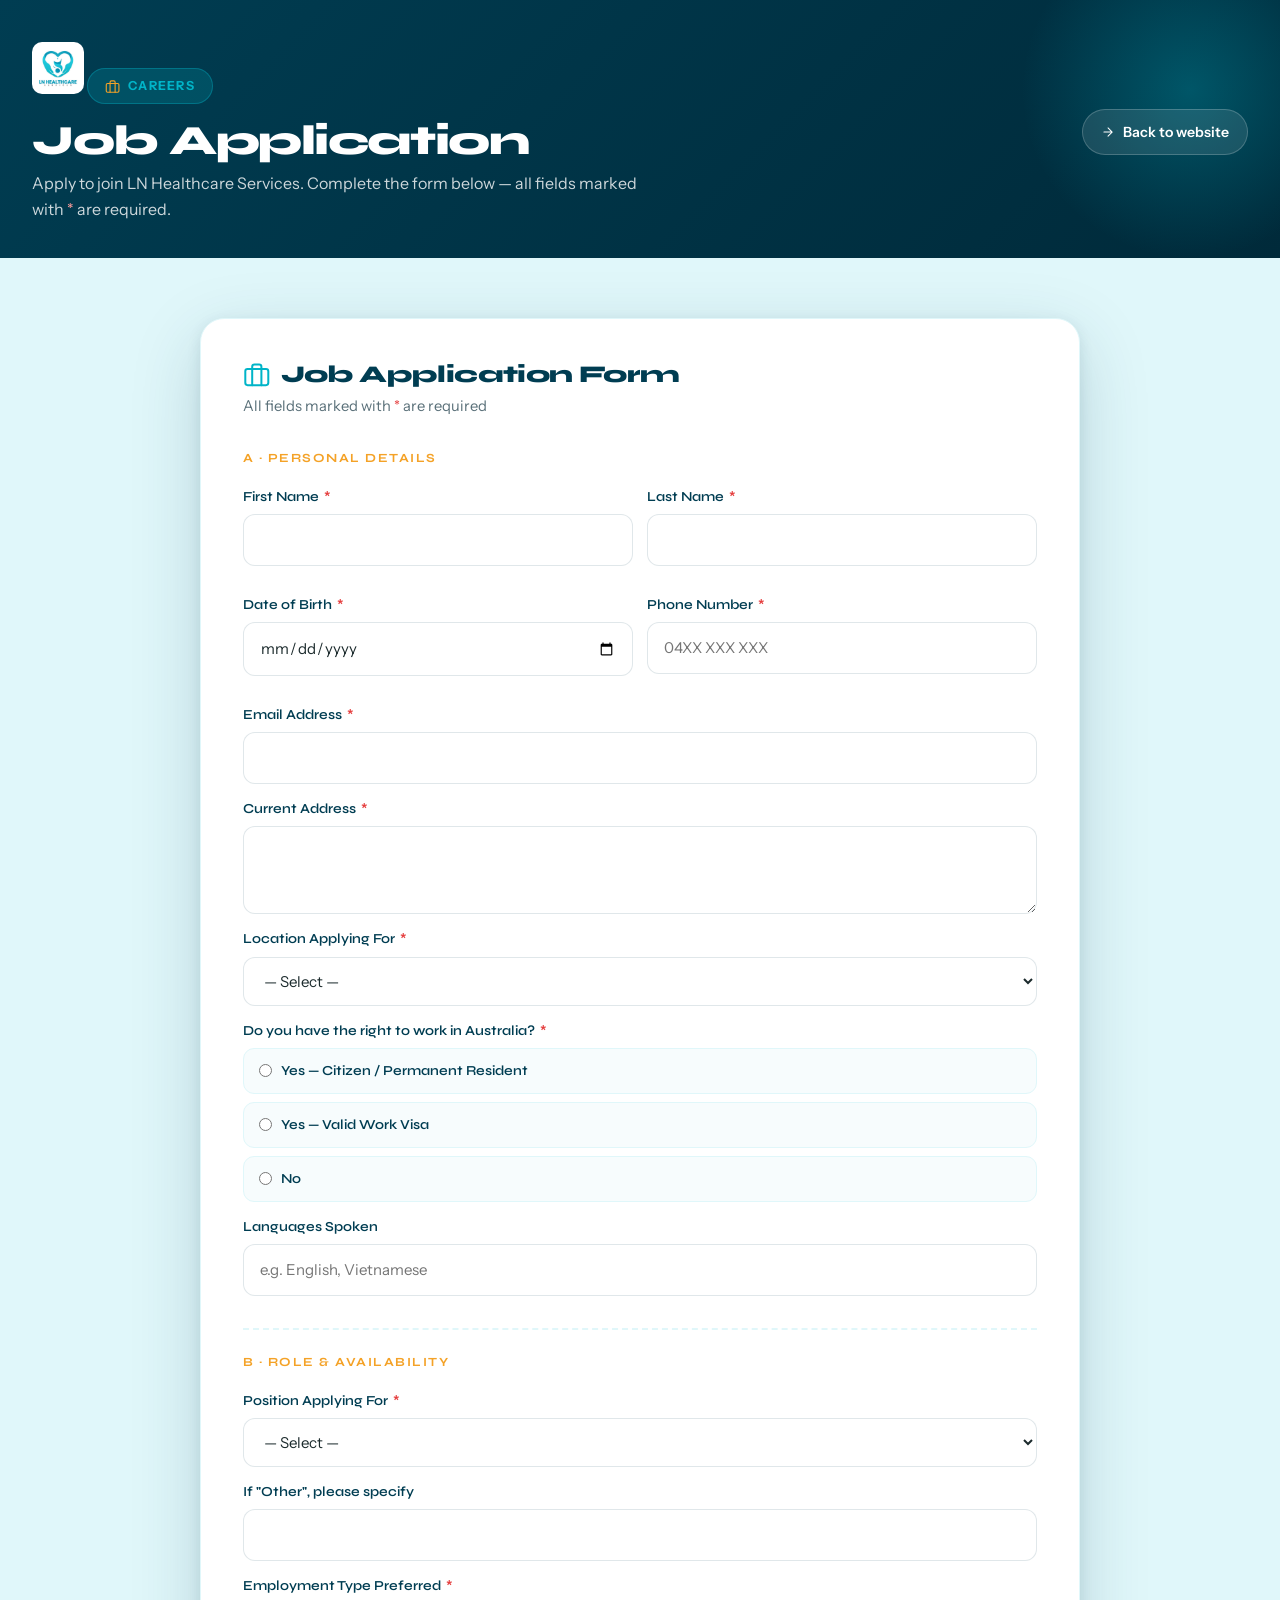
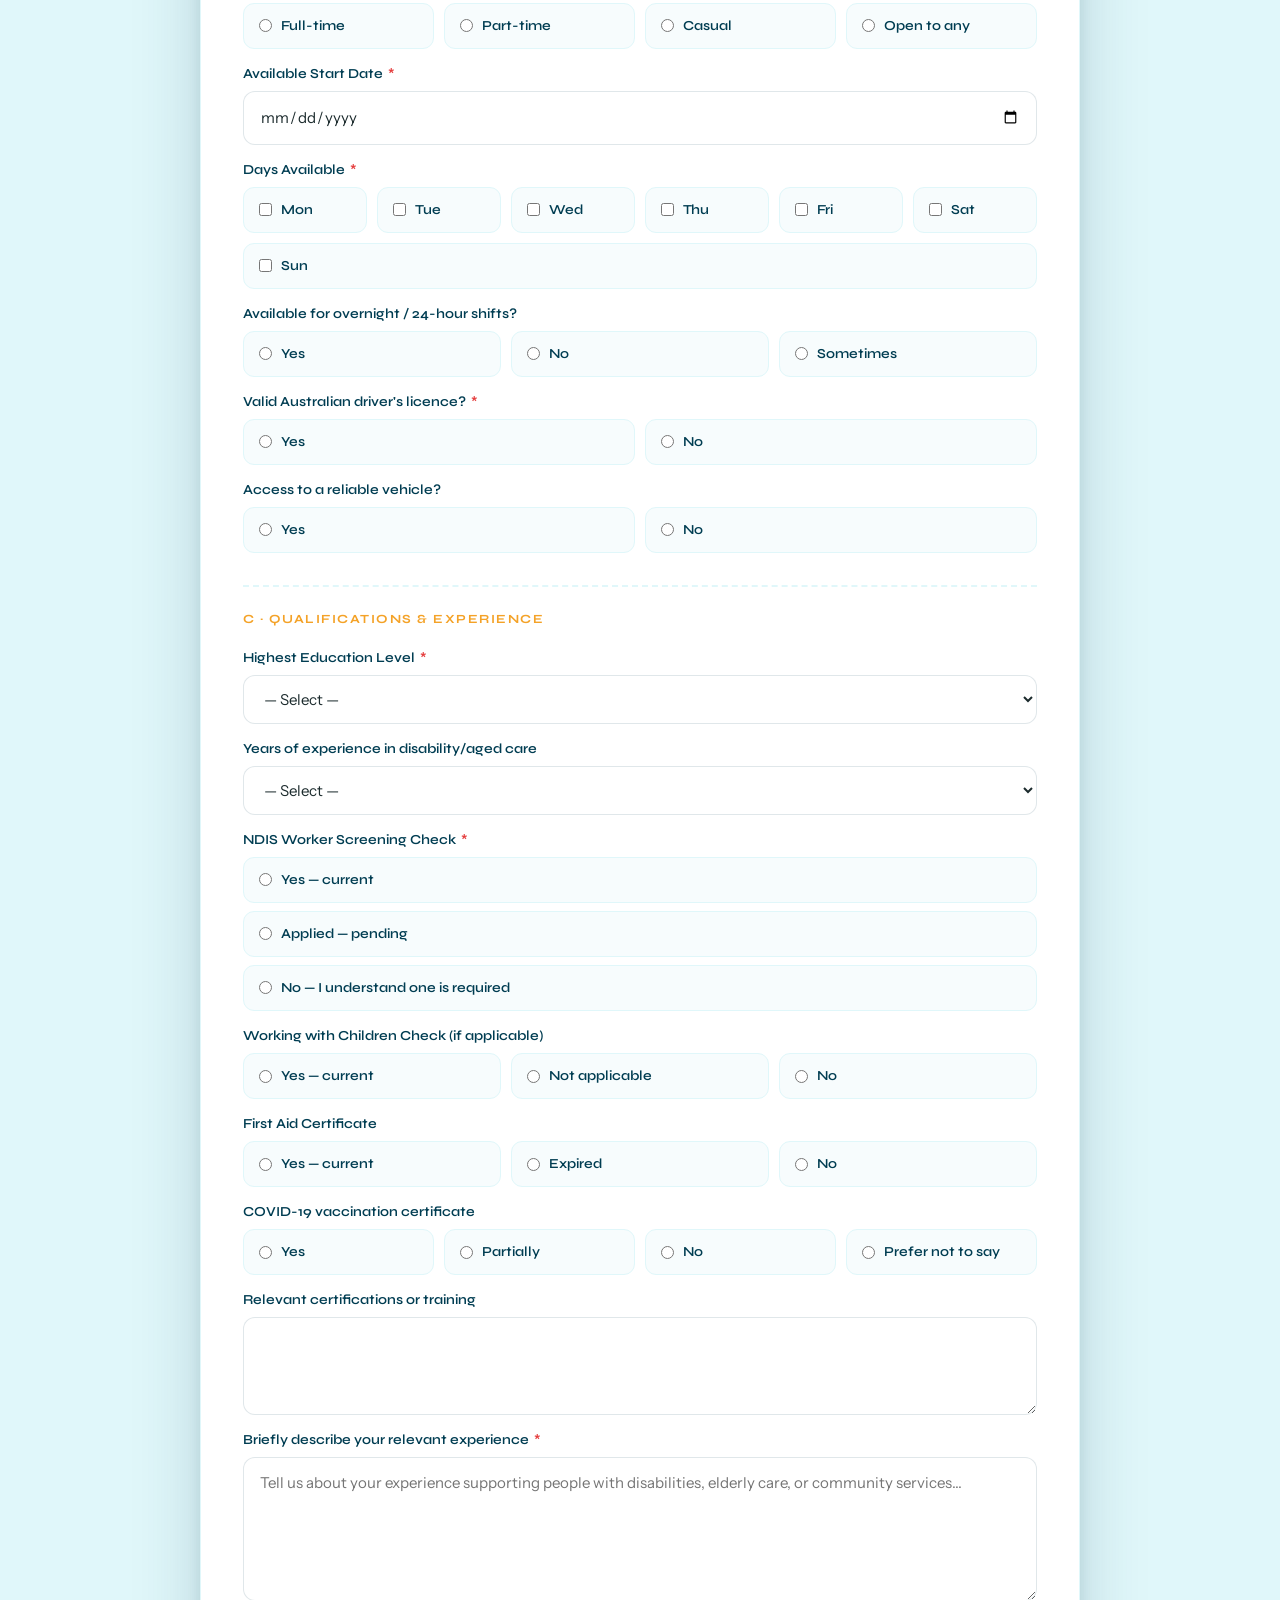
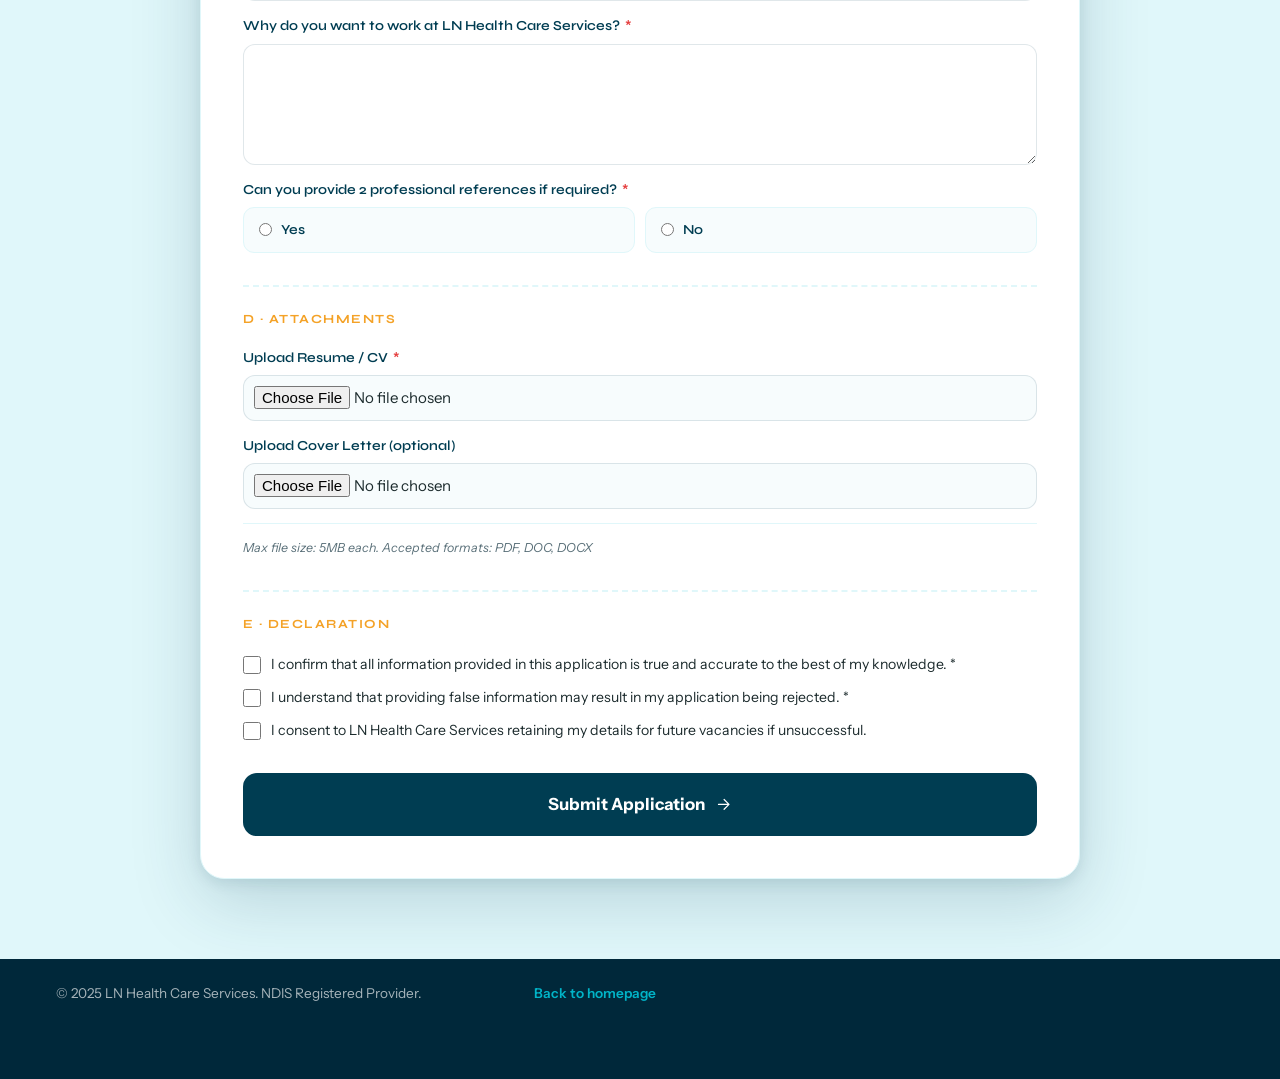
<file: apply.html>
<!DOCTYPE html>
<html lang="en">
<head>
<meta charset="UTF-8" />
<meta name="viewport" content="width=device-width, initial-scale=1.0" />
<meta name="theme-color" content="#003D52" />
<title>Apply to LN Health Care Services | Job Application</title>
<meta name="description" content="Apply to join the LN Health Care Services team — NDIS support workers, coordinators and more across Darwin NT and Perth WA." />
<link rel="preconnect" href="https://fonts.googleapis.com" />
<link rel="preconnect" href="https://fonts.gstatic.com" crossorigin />
<link href="https://fonts.googleapis.com/css2?family=Syne:wght@700;800&family=Instrument+Sans:wght@400;500;600&display=swap" rel="stylesheet" />
<link rel="stylesheet" href="style.css" />
</head>
<body>

<svg class="sprite" aria-hidden="true" focusable="false" xmlns="http://www.w3.org/2000/svg">
  <defs>
    <symbol id="ic-arrow-right" viewBox="0 0 24 24" fill="none" stroke="currentColor" stroke-width="1.75" stroke-linecap="round" stroke-linejoin="round"><path d="M5 12h14M13 5l7 7-7 7"/></symbol>
    <symbol id="ic-arrow-left" viewBox="0 0 24 24" fill="none" stroke="currentColor" stroke-width="1.75" stroke-linecap="round" stroke-linejoin="round"><path d="M19 12H5M12 19l-7-7 7-7"/></symbol>
    <symbol id="ic-briefcase" viewBox="0 0 24 24" fill="none" stroke="currentColor" stroke-width="1.75" stroke-linecap="round" stroke-linejoin="round"><rect x="2" y="7" width="20" height="14" rx="2"/><path d="M16 21V5a2 2 0 0 0-2-2h-4a2 2 0 0 0-2 2v16"/></symbol>
    <symbol id="ic-check" viewBox="0 0 24 24" fill="none" stroke="currentColor" stroke-width="1.75" stroke-linecap="round" stroke-linejoin="round"><path d="M20 6 9 17l-5-5"/></symbol>
    <symbol id="ic-x" viewBox="0 0 24 24" fill="none" stroke="currentColor" stroke-width="1.75" stroke-linecap="round" stroke-linejoin="round"><path d="M18 6 6 18M6 6l12 12"/></symbol>
  </defs>
</svg>

<header class="page-header">
  <div class="container">
    <div>
      <a href="index.html" class="logo" aria-label="LN Healthcare Services home" style="margin-bottom:14px"><img src="logo.jpeg" alt="LN Healthcare Services" /></a>
      <span class="chip"><svg class="ic"><use href="#ic-briefcase"/></svg> Careers</span>
      <h1>Job Application</h1>
      <p>Apply to join LN Healthcare Services. Complete the form below — all fields marked with <span style="color:#ff9d9d">*</span> are required.</p>
    </div>
    <a href="index.html" class="page-back"><svg class="ic"><use href="#ic-arrow-left"/></svg> Back to website</a>
  </div>
</header>

<main class="page-main">
  <div class="container">
    <div class="form-card">
      <h3><svg class="ic" style="color:var(--p);font-size:1.15em"><use href="#ic-briefcase"/></svg> Job Application Form</h3>
      <p class="form-sub">All fields marked with <span style="color:#e53e3e">*</span> are required</p>

      <form id="applicationForm"
            action="mailto:admin@lnhealthcareservices.com.au"
            method="POST"
            enctype="multipart/form-data"
            onsubmit="return submitApplication(event)"
            novalidate>
        <input type="hidden" name="_subject" value="New Job Application — LN Health Care Services" />
        <input type="hidden" name="_replyto" id="aRefEmail" value="" />

        <!-- Section A: Personal -->
        <div class="form-sect">
          <span class="form-sect-lbl">A · Personal Details</span>
          <div class="form-row">
            <div class="form-grp"><label>First Name <span class="req">*</span></label><input type="text" name="applicant_first_name" data-req="1" /></div>
            <div class="form-grp"><label>Last Name <span class="req">*</span></label><input type="text" name="applicant_last_name" data-req="1" /></div>
          </div>
          <div class="form-row">
            <div class="form-grp"><label>Date of Birth <span class="req">*</span></label><input type="date" name="applicant_dob" data-req="1" /></div>
            <div class="form-grp"><label>Phone Number <span class="req">*</span></label><input type="tel" name="applicant_phone" data-req="1" data-type="phone" placeholder="04XX XXX XXX" /></div>
          </div>
          <div class="form-grp"><label>Email Address <span class="req">*</span></label><input type="email" name="applicant_email" id="applicantEmailInput" data-req="1" data-type="email" /></div>
          <div class="form-grp"><label>Current Address <span class="req">*</span></label><textarea name="applicant_address" rows="2" data-req="1"></textarea></div>
          <div class="form-grp"><label>Location Applying For <span class="req">*</span></label>
            <select name="location_applying" data-req="1">
              <option value="">— Select —</option>
              <option>Darwin, NT</option>
              <option>Perth, WA</option>
              <option>Both</option>
            </select>
          </div>
          <div class="form-grp">
            <label>Do you have the right to work in Australia? <span class="req">*</span></label>
            <div class="radio-grp col" data-req-radio="right_to_work">
              <label class="opt-label"><input type="radio" name="right_to_work" value="Citizen / PR" /><span>Yes — Citizen / Permanent Resident</span></label>
              <label class="opt-label"><input type="radio" name="right_to_work" value="Work Visa" /><span>Yes — Valid Work Visa</span></label>
              <label class="opt-label"><input type="radio" name="right_to_work" value="No" /><span>No</span></label>
            </div>
          </div>
          <div class="form-grp"><label>Languages Spoken</label><input type="text" name="languages" placeholder="e.g. English, Vietnamese" /></div>
        </div>

        <!-- Section B: Role & Availability -->
        <div class="form-sect">
          <span class="form-sect-lbl">B · Role &amp; Availability</span>
          <div class="form-grp"><label>Position Applying For <span class="req">*</span></label>
            <select name="position" data-req="1">
              <option value="">— Select —</option>
              <option>Support Worker</option>
              <option>Support Coordinator</option>
              <option>Transport Support Worker</option>
              <option>SIL Support Worker</option>
              <option>Other — specify below</option>
            </select>
          </div>
          <div class="form-grp"><label>If "Other", please specify</label><input type="text" name="position_other" /></div>
          <div class="form-grp">
            <label>Employment Type Preferred <span class="req">*</span></label>
            <div class="radio-grp" data-req-radio="employment_type">
              <label class="opt-label"><input type="radio" name="employment_type" value="Full-time" /><span>Full-time</span></label>
              <label class="opt-label"><input type="radio" name="employment_type" value="Part-time" /><span>Part-time</span></label>
              <label class="opt-label"><input type="radio" name="employment_type" value="Casual" /><span>Casual</span></label>
              <label class="opt-label"><input type="radio" name="employment_type" value="Open to any" /><span>Open to any</span></label>
            </div>
          </div>
          <div class="form-grp"><label>Available Start Date <span class="req">*</span></label><input type="date" name="start_date" data-req="1" /></div>
          <div class="form-grp">
            <label>Days Available <span class="req">*</span></label>
            <div class="check-grp" data-req-check="days_available">
              <label class="opt-label"><input type="checkbox" name="days_available" value="Monday" /><span>Mon</span></label>
              <label class="opt-label"><input type="checkbox" name="days_available" value="Tuesday" /><span>Tue</span></label>
              <label class="opt-label"><input type="checkbox" name="days_available" value="Wednesday" /><span>Wed</span></label>
              <label class="opt-label"><input type="checkbox" name="days_available" value="Thursday" /><span>Thu</span></label>
              <label class="opt-label"><input type="checkbox" name="days_available" value="Friday" /><span>Fri</span></label>
              <label class="opt-label"><input type="checkbox" name="days_available" value="Saturday" /><span>Sat</span></label>
              <label class="opt-label"><input type="checkbox" name="days_available" value="Sunday" /><span>Sun</span></label>
            </div>
          </div>
          <div class="form-grp">
            <label>Available for overnight / 24-hour shifts?</label>
            <div class="radio-grp">
              <label class="opt-label"><input type="radio" name="overnight" value="Yes" /><span>Yes</span></label>
              <label class="opt-label"><input type="radio" name="overnight" value="No" /><span>No</span></label>
              <label class="opt-label"><input type="radio" name="overnight" value="Sometimes" /><span>Sometimes</span></label>
            </div>
          </div>
          <div class="form-grp">
            <label>Valid Australian driver's licence? <span class="req">*</span></label>
            <div class="radio-grp" data-req-radio="drivers_licence">
              <label class="opt-label"><input type="radio" name="drivers_licence" value="Yes" /><span>Yes</span></label>
              <label class="opt-label"><input type="radio" name="drivers_licence" value="No" /><span>No</span></label>
            </div>
          </div>
          <div class="form-grp">
            <label>Access to a reliable vehicle?</label>
            <div class="radio-grp">
              <label class="opt-label"><input type="radio" name="own_vehicle" value="Yes" /><span>Yes</span></label>
              <label class="opt-label"><input type="radio" name="own_vehicle" value="No" /><span>No</span></label>
            </div>
          </div>
        </div>

        <!-- Section C: Qualifications -->
        <div class="form-sect">
          <span class="form-sect-lbl">C · Qualifications &amp; Experience</span>
          <div class="form-grp"><label>Highest Education Level <span class="req">*</span></label>
            <select name="education" data-req="1">
              <option value="">— Select —</option>
              <option>High School</option>
              <option>Certificate III in Individual Support</option>
              <option>Certificate IV in Disability</option>
              <option>Diploma</option>
              <option>Bachelor's Degree</option>
              <option>Other</option>
            </select>
          </div>
          <div class="form-grp"><label>Years of experience in disability/aged care</label>
            <select name="experience_years">
              <option value="">— Select —</option>
              <option>No experience — willing to learn</option>
              <option>Less than 1 year</option>
              <option>1–2 years</option>
              <option>3–5 years</option>
              <option>5+ years</option>
            </select>
          </div>
          <div class="form-grp">
            <label>NDIS Worker Screening Check <span class="req">*</span></label>
            <div class="radio-grp col" data-req-radio="ndis_check">
              <label class="opt-label"><input type="radio" name="ndis_check" value="Yes — current" /><span>Yes — current</span></label>
              <label class="opt-label"><input type="radio" name="ndis_check" value="Applied — pending" /><span>Applied — pending</span></label>
              <label class="opt-label"><input type="radio" name="ndis_check" value="No — understand required" /><span>No — I understand one is required</span></label>
            </div>
          </div>
          <div class="form-grp">
            <label>Working with Children Check (if applicable)</label>
            <div class="radio-grp">
              <label class="opt-label"><input type="radio" name="wwc_check" value="Yes — current" /><span>Yes — current</span></label>
              <label class="opt-label"><input type="radio" name="wwc_check" value="Not applicable" /><span>Not applicable</span></label>
              <label class="opt-label"><input type="radio" name="wwc_check" value="No" /><span>No</span></label>
            </div>
          </div>
          <div class="form-grp">
            <label>First Aid Certificate</label>
            <div class="radio-grp">
              <label class="opt-label"><input type="radio" name="first_aid" value="Yes — current" /><span>Yes — current</span></label>
              <label class="opt-label"><input type="radio" name="first_aid" value="Expired" /><span>Expired</span></label>
              <label class="opt-label"><input type="radio" name="first_aid" value="No" /><span>No</span></label>
            </div>
          </div>
          <div class="form-grp">
            <label>COVID-19 vaccination certificate</label>
            <div class="radio-grp">
              <label class="opt-label"><input type="radio" name="covid_vac" value="Yes" /><span>Yes</span></label>
              <label class="opt-label"><input type="radio" name="covid_vac" value="Partial" /><span>Partially</span></label>
              <label class="opt-label"><input type="radio" name="covid_vac" value="No" /><span>No</span></label>
              <label class="opt-label"><input type="radio" name="covid_vac" value="Prefer not to say" /><span>Prefer not to say</span></label>
            </div>
          </div>
          <div class="form-grp"><label>Relevant certifications or training</label><textarea name="certifications" rows="3"></textarea></div>
          <div class="form-grp"><label>Briefly describe your relevant experience <span class="req">*</span></label><textarea name="experience_desc" rows="5" data-req="1" placeholder="Tell us about your experience supporting people with disabilities, elderly care, or community services..."></textarea></div>
          <div class="form-grp"><label>Why do you want to work at LN Health Care Services? <span class="req">*</span></label><textarea name="motivation" rows="4" data-req="1"></textarea></div>
          <div class="form-grp">
            <label>Can you provide 2 professional references if required? <span class="req">*</span></label>
            <div class="radio-grp" data-req-radio="references_avail">
              <label class="opt-label"><input type="radio" name="references_avail" value="Yes" /><span>Yes</span></label>
              <label class="opt-label"><input type="radio" name="references_avail" value="No" /><span>No</span></label>
            </div>
          </div>
        </div>

        <!-- Section D: Attachments -->
        <div class="form-sect">
          <span class="form-sect-lbl">D · Attachments</span>
          <div class="form-grp"><label>Upload Resume / CV <span class="req">*</span></label><input type="file" name="resume" data-req="1" data-file="1" accept=".pdf,.doc,.docx" /></div>
          <div class="form-grp"><label>Upload Cover Letter (optional)</label><input type="file" name="cover_letter" data-file="1" accept=".pdf,.doc,.docx" /></div>
          <p class="privacy-stmt">Max file size: 5MB each. Accepted formats: PDF, DOC, DOCX</p>
        </div>

        <!-- Section E: Declaration -->
        <div class="form-sect">
          <span class="form-sect-lbl">E · Declaration</span>
          <div class="consent-grp">
            <label class="consent"><input type="checkbox" name="decl_truthful" data-req="1" /><span>I confirm that all information provided in this application is true and accurate to the best of my knowledge. <span class="req">*</span></span></label>
            <label class="consent"><input type="checkbox" name="decl_rejection" data-req="1" /><span>I understand that providing false information may result in my application being rejected. <span class="req">*</span></span></label>
            <label class="consent"><input type="checkbox" name="decl_retain" /><span>I consent to LN Health Care Services retaining my details for future vacancies if unsuccessful.</span></label>
          </div>
        </div>

        <button type="submit" class="form-submit">Submit Application <svg class="ic"><use href="#ic-arrow-right"/></svg></button>
      </form>

      <div class="success-msg" id="applicationSuccess" role="status" aria-live="polite">
        <div class="success-ic"><svg class="ic"><use href="#ic-check"/></svg></div>
        <h4>Application Submitted!</h4>
        <p>Thank you for applying to LN Health Care Services. We will review your application and reach out within 5–7 business days. You can close this tab.</p>
        <span class="ref" id="appRef">Application Reference: LN-APP-000000</span>
      </div>
    </div>
  </div>
</main>

<footer class="page-foot">
  <div class="container">© 2025 LN Health Care Services. NDIS Registered Provider. <a href="index.html">Back to homepage</a></div>
</footer>

<script src="script.js" defer></script>
</body>
</html>
</file>
<file: style.css>
/* =========================================================
   DESIGN TOKENS
   Brand palette:
     Primary teal #00B4C8 · Deep Navy Teal #003D52 (dark sections)
     Backgrounds Warm White #F7FCFD + Soft Mint #E0F7FA
     CTA Coral #FF6B6B · Gold #F4A227 (badges/NDIS) · Charcoal #1C2B2D
========================================================= */
:root{
  --g:#003D52;        /* Deep Navy Teal — dark sections, primary buttons */
  --g2:#005f7d;       /* Mid navy — hover */
  --g3:#00B4C8;       /* Logo teal — accent */
  --p:#00B4C8;        /* Primary brand teal */
  --p2:#33c4d4;       /* Lighter teal — hover */
  --a:#F4A227;        /* Gold — badges / NDIS */
  --a2:#ffc266;
  --a3:#fff0cc;
  --cta:#FF6B6B;      /* Coral CTA */
  --cta2:#ff8e8e;     /* Hover coral */
  --c:#F7FCFD;        /* Warm White background */
  --cd:#E0F7FA;       /* Soft Mint background */
  --cb:#C5EFF4;       /* Deeper mint */
  --dk:#1C2B2D;       /* Charcoal text */
  --mt:#5a7079;       /* Muted text */
  --wh:#ffffff;
  --r:16px;
  --sh-xs:0 1px 2px rgba(0,61,82,.04), 0 2px 8px rgba(0,61,82,.05);
  --sh:0 2px 6px rgba(0,61,82,.06), 0 12px 40px rgba(0,61,82,.10);
  --sh2:0 4px 14px rgba(0,61,82,.10), 0 22px 70px rgba(0,61,82,.18);
  --sh3:0 30px 90px rgba(0,61,82,.24);
  --ring:0 0 0 1px rgba(0,61,82,.07);
  --ease:cubic-bezier(.16,1,.3,1);
  --fs:clamp(2.8rem, 5.5vw, 5.2rem);
}

/* =========================================================
   ICON SYSTEM
========================================================= */
.ic{
  width:1em;height:1em;flex-shrink:0;vertical-align:-.14em;
  fill:none;stroke:currentColor;stroke-width:1.75;
  stroke-linecap:round;stroke-linejoin:round;
  display:inline-block;
}
.ic-lg{width:1.4em;height:1.4em}
.ic-xl{font-size:1.6rem}
svg.sprite{position:absolute;width:0;height:0;overflow:hidden}

/* =========================================================
   RESET
========================================================= */
*,*::before,*::after{box-sizing:border-box;margin:0;padding:0}
html{scroll-behavior:smooth;scroll-padding-top:120px}
body{
  font-family:'Instrument Sans',system-ui,-apple-system,sans-serif;
  font-size:16px;
  line-height:1.6;
  color:var(--dk);
  background:var(--c);
  overflow-x:hidden;
  -webkit-font-smoothing:antialiased;
}
img{max-width:100%;display:block;height:auto}
a{color:inherit;text-decoration:none}
button{font:inherit;cursor:pointer;border:none;background:none;color:inherit}
input,select,textarea{font:inherit;color:inherit}
ul{list-style:none}

/* Accessibility helpers */
body.hc{filter:contrast(1.6) grayscale(.3)}
body.fs-lg{font-size:19px}
.skip-link{
  position:absolute;left:-999px;top:0;background:var(--g);color:#fff;
  padding:12px 20px;z-index:9999;border-radius:0 0 8px 0;font-weight:600;
}
.skip-link:focus{left:0}

/* Focus indicators */
:focus-visible{outline:2.5px solid var(--a);outline-offset:3px;border-radius:6px}
.btn:focus-visible{outline-offset:4px}

/* =========================================================
   TYPOGRAPHY
========================================================= */
h1,h2,h3,h4{font-family:'Syne',sans-serif;font-weight:800;color:var(--g);line-height:1.12;letter-spacing:-.025em}
h1{font-size:var(--fs);letter-spacing:-.035em}
h2{font-size:clamp(2rem,3.8vw,3.2rem);letter-spacing:-.03em}
h3{font-size:clamp(1.4rem,2.2vw,1.85rem)}
h4{font-size:1.15rem;font-weight:700}
p{color:var(--mt);font-size:1rem}
.gold{color:var(--a);position:relative}
.gold-u{color:var(--a);position:relative;display:inline-block}
.gold-u::after{
  content:"";position:absolute;left:0;right:0;bottom:.06em;height:.18em;
  background:var(--a2);opacity:.55;z-index:-1;border-radius:6px;
}

/* =========================================================
   SHARED COMPONENTS
========================================================= */
.container{max-width:1280px;margin:0 auto;padding:0 32px}
section{padding:100px 0;position:relative}
.chip{
  display:inline-flex;align-items:center;gap:8px;
  padding:8px 18px;background:var(--a3);color:var(--g);
  border-radius:999px;font-size:.78rem;font-weight:700;
  text-transform:uppercase;letter-spacing:.1em;margin-bottom:22px;
  box-shadow:inset 0 0 0 1px rgba(244,162,39,.25);
}
.chip .ic{font-size:.95rem;color:var(--a)}
.chip.dark{background:rgba(244,162,39,.14);color:var(--a2);box-shadow:inset 0 0 0 1px rgba(244,162,39,.25)}
.btn{
  display:inline-flex;align-items:center;justify-content:center;gap:10px;
  padding:16px 30px;border-radius:999px;font-weight:600;
  font-size:.95rem;letter-spacing:.005em;
  transition:transform .4s var(--ease), background .3s var(--ease), box-shadow .4s var(--ease), color .25s ease;
  cursor:pointer;border:1.5px solid transparent;will-change:transform;
}
.btn .ic{font-size:1.05rem;transition:transform .35s var(--ease)}
.btn:hover .ic{transform:translateX(3px)}
.btn-p{background:var(--g);color:#fff;box-shadow:0 6px 18px rgba(0,61,82,.22)}
.btn-p:hover{background:var(--g2);transform:translateY(-3px);box-shadow:0 18px 42px rgba(0,61,82,.32)}
/* Coral CTA — high-urgency: Refer / Apply */
.btn-g{background:var(--cta);color:#fff;box-shadow:0 6px 18px rgba(255,107,107,.32)}
.btn-g:hover{background:var(--cta2);transform:translateY(-3px);box-shadow:0 18px 42px rgba(255,107,107,.42)}
.btn-cta{background:var(--cta);color:#fff;box-shadow:0 6px 18px rgba(255,107,107,.32)}
.btn-cta:hover{background:var(--cta2);transform:translateY(-3px);box-shadow:0 18px 42px rgba(255,107,107,.42)}
/* Brand teal button — secondary brand action */
.btn-t{background:var(--p);color:#fff;box-shadow:0 6px 18px rgba(0,180,200,.30)}
.btn-t:hover{background:var(--p2);transform:translateY(-3px);box-shadow:0 18px 42px rgba(0,180,200,.42)}
.btn-o{background:transparent;color:var(--g);border-color:var(--g)}
.btn-o:hover{background:var(--g);color:#fff;transform:translateY(-3px);box-shadow:0 18px 42px rgba(0,61,82,.22)}
.btn-w{background:#fff;color:var(--g);box-shadow:0 6px 18px rgba(0,0,0,.1)}
.btn-w:hover{background:var(--cd);transform:translateY(-3px)}

/* =========================================================
   ANIMATIONS
========================================================= */
@keyframes fadeUp{from{opacity:0;transform:translateY(32px)}to{opacity:1;transform:translateY(0)}}
@keyframes fadeIn{from{opacity:0}to{opacity:1}}
@keyframes float{0%,100%{transform:translateY(0)}50%{transform:translateY(-10px)}}
@keyframes pulse2{0%,100%{box-shadow:0 0 0 0 rgba(244,162,39,.5)}50%{box-shadow:0 0 0 14px rgba(244,162,39,0)}}
@keyframes countUp{from{opacity:0;transform:scale(.8)}to{opacity:1;transform:scale(1)}}
@keyframes spin{to{transform:rotate(360deg)}}

.reveal{opacity:0;transform:translateY(28px);transition:opacity .9s cubic-bezier(.16,1,.3,1),transform .9s cubic-bezier(.16,1,.3,1)}
.reveal.on{opacity:1;transform:none}

/* =========================================================
   ACCESSIBILITY TOOLBAR
========================================================= */
.a11y{
  position:fixed;right:0;top:50%;transform:translateY(-50%);
  z-index:998;display:flex;flex-direction:column;gap:6px;
}
.a11y button{
  width:44px;height:44px;border-radius:14px 0 0 14px;
  background:var(--g);color:var(--a);font-size:18px;
  display:flex;align-items:center;justify-content:center;
  transition:all .3s;box-shadow:0 4px 12px rgba(0,0,0,.2);
}
.a11y button:hover{background:var(--g2);transform:translateX(-4px);color:var(--a2)}

/* =========================================================
   TOP BAR
========================================================= */
.topbar{
  background:var(--g);color:rgba(255,255,255,.85);
  font-size:.8rem;padding:10px 0;
}
.topbar .container{display:flex;justify-content:space-between;align-items:center;flex-wrap:wrap;gap:12px}
.tb-l{display:flex;gap:22px;flex-wrap:wrap}
.tb-l a{display:inline-flex;align-items:center;gap:6px;transition:color .3s}
.tb-l a:hover{color:var(--a)}
.tb-r{display:flex;gap:14px;align-items:center}
.lang-sel{
  background:rgba(255,255,255,.1);color:#fff;border:1px solid rgba(255,255,255,.2);
  padding:5px 10px;border-radius:6px;font-size:.78rem;
}
.lang-sel option{color:#000}
.pill{
  background:var(--a);color:var(--g);padding:5px 14px;
  border-radius:999px;font-weight:700;font-size:.72rem;letter-spacing:.06em;
  display:inline-flex;align-items:center;gap:6px;
}

/* =========================================================
   NAVIGATION
========================================================= */
.nav{
  position:sticky;top:0;z-index:100;
  background:rgba(247,252,253,.95);backdrop-filter:blur(14px);-webkit-backdrop-filter:blur(14px);
  transition:box-shadow .35s,background .35s;
}
.nav.sc{box-shadow:0 8px 32px rgba(0,0,0,.08);background:rgba(247,252,253,.98)}
.nav .container{display:flex;justify-content:space-between;align-items:center;padding:18px 32px}
.logo{display:inline-flex;align-items:center;gap:10px;font-family:'Syne',sans-serif}
.logo img{
  height:52px;width:auto;display:block;
  border-radius:10px;background:#fff;
  transition:transform .35s var(--ease);
}
.logo:hover img{transform:scale(1.04)}
/* on dark surfaces (mobile nav, footer) keep the white bg as an intentional badge */
.mob-nav-top .logo img,
footer .logo img{box-shadow:0 4px 14px rgba(0,0,0,.25)}

.nav-l{display:flex;gap:6px;align-items:center}
.nav-l a, .nav-l .nav-li > button{
  padding:10px 16px;border-radius:10px;font-weight:500;font-size:.94rem;
  transition:all .3s;color:var(--dk);position:relative;
}
.nav-l a:hover, .nav-l .nav-li > button:hover{background:var(--cd);color:var(--g)}
.nav-li{position:relative}
.nav-li > button{display:inline-flex;align-items:center;gap:5px}
.dd{
  position:absolute;top:calc(100% + 8px);left:0;
  background:#fff;border-radius:14px;box-shadow:var(--sh2);
  padding:10px;min-width:280px;opacity:0;visibility:hidden;
  transform:translateY(-8px);transition:all .25s;border:1px solid var(--cd);
}
.nav-li:hover .dd{opacity:1;visibility:visible;transform:translateY(0)}
.dd a{
  display:flex;align-items:center;gap:10px;padding:10px 12px;
  border-radius:8px;font-size:.9rem;font-weight:500;
}
.dd a:hover{background:var(--cd);color:var(--g)}
.dd a .ic{color:var(--g);font-size:1.05rem}

.nav-cta{display:flex;align-items:center;gap:10px}
.nav-cta .btn{padding:12px 22px;font-size:.88rem}

.hamb{display:none;width:44px;height:44px;flex-direction:column;justify-content:center;align-items:center;gap:5px;border-radius:10px;background:var(--g);color:#fff}
.hamb span{display:block;width:22px;height:2px;background:#fff;border-radius:1px;transition:all .3s}

/* Mobile nav overlay */
.mob-nav{
  position:fixed;inset:0;background:var(--g);z-index:999;
  display:flex;flex-direction:column;padding:30px 28px;
  transform:translateX(100%);transition:transform .35s ease;
  overflow-y:auto;
}
.mob-nav.open{transform:translateX(0)}
.mob-nav-top{display:flex;justify-content:space-between;align-items:center;margin-bottom:30px}
.mob-cl{
  width:44px;height:44px;border-radius:10px;background:rgba(255,255,255,.12);
  color:#fff;font-size:22px;display:flex;align-items:center;justify-content:center;
}
.mob-nav a{
  color:#fff;font-size:1.3rem;font-family:'Syne',sans-serif;font-weight:700;
  padding:16px 0;border-bottom:1px solid rgba(255,255,255,.1);display:block;
}
.mob-nav .btn{margin-top:24px;justify-content:center}
.mob-nav .mob-contact{margin-top:auto;padding-top:24px;color:rgba(255,255,255,.7);font-size:.9rem}
.mob-nav .mob-contact a{font-size:.9rem;font-family:inherit;font-weight:500;border:none;padding:6px 0}

/* =========================================================
   HERO
========================================================= */
.hero{
  padding:80px 0 110px;position:relative;overflow:hidden;
  background:radial-gradient(ellipse at 100% 0%, rgba(244,162,39,.15) 0%, transparent 55%);
}
.hero::before{
  content:"";position:absolute;left:5%;bottom:8%;width:200px;height:200px;
  background-image:radial-gradient(var(--mt) 1.4px, transparent 1.4px);
  background-size:18px 18px;opacity:.18;border-radius:50%;
  pointer-events:none;
}
.hero .container{display:grid;grid-template-columns:1.05fr 1fr;gap:60px;align-items:center;position:relative;z-index:1}

.hero-l{animation:fadeUp .9s ease both}
.hero-l h1{margin:14px 0 24px}
.hero-l .lead{font-size:1.13rem;color:var(--mt);max-width:540px;margin-bottom:36px;line-height:1.65}
.hero-cta{display:flex;flex-wrap:wrap;gap:14px;margin-bottom:50px}

.trust{display:flex;align-items:center;gap:18px}
.avs{display:flex}
.av{
  width:46px;height:46px;border-radius:50%;border:3px solid var(--c);
  background:var(--g);color:var(--a);font-weight:700;font-size:.85rem;
  display:flex;align-items:center;justify-content:center;margin-left:-14px;
}
.av:first-child{margin-left:0}
.av:nth-child(2){background:var(--g2)}
.av:nth-child(3){background:var(--a);color:var(--g)}
.av:nth-child(4){background:var(--g3);color:#fff}
.trust-tx{font-weight:700;color:var(--g);font-size:.95rem;line-height:1.3}
.trust-tx small{display:block;font-weight:500;color:var(--mt);font-size:.8rem}

.hero-r{position:relative;animation:fadeUp 1.05s .15s ease both}
.hero-img-wrap{
  position:relative;border-radius:24px 24px 80px 24px;overflow:hidden;
  box-shadow:var(--sh2);
}
.hero-img-wrap img{width:100%;height:600px;object-fit:cover}
.hero-fcard{
  position:absolute;background:#fff;border-radius:18px;padding:18px 22px;
  box-shadow:var(--sh2);display:flex;align-items:center;gap:14px;
  animation:float 4s ease-in-out infinite;
}
.fc-1{bottom:24px;left:-22px;animation-delay:.5s}
.fc-1 .fc-ic{width:44px;height:44px;border-radius:12px;background:var(--a3);color:var(--g);display:flex;align-items:center;justify-content:center;font-size:22px}
.fc-1 strong{display:block;color:var(--g);font-family:'Syne',sans-serif;font-size:.95rem}
.fc-1 small{color:var(--mt);font-size:.78rem}
.fc-2{top:30px;right:-20px;animation-delay:1s;text-align:center;padding:16px 24px}
.fc-2 .num{display:block;font-family:'Syne',sans-serif;color:var(--a);font-size:1.9rem;font-weight:800;line-height:1}
.fc-2 small{color:var(--mt);font-size:.78rem;font-weight:600}
.fc-3{
  position:absolute;top:50%;right:-12px;background:var(--a);color:var(--g);
  padding:9px 18px;border-radius:999px;font-weight:700;font-size:.82rem;
  animation:pulse2 2.5s infinite;display:inline-flex;align-items:center;gap:6px;
}

/* =========================================================
   ABOUT
========================================================= */
.about .container{display:grid;grid-template-columns:1fr 1fr;gap:70px;align-items:center}
.about-img{position:relative}
.about-img .main-img{
  width:100%;height:540px;object-fit:cover;border-radius:24px;box-shadow:var(--sh2);
}
.about-img .accent-img{
  position:absolute;bottom:-40px;right:-30px;width:230px;height:230px;
  object-fit:cover;border-radius:18px;border:6px solid var(--c);box-shadow:var(--sh2);
}
.about-img .deco{
  position:absolute;top:-20px;left:-20px;width:90px;height:90px;
  background:var(--a);border-radius:50%;opacity:.85;animation:float 5s ease-in-out infinite;
  z-index:-1;
}
.about-r h2{margin-bottom:22px}
.about-r p{margin-bottom:18px;line-height:1.75}
.values{display:flex;flex-wrap:wrap;gap:10px;margin:28px 0 36px}
.val-pill{
  display:inline-flex;align-items:center;gap:7px;
  padding:9px 18px;background:var(--cd);color:var(--g);
  border-radius:999px;font-size:.88rem;font-weight:600;
  transition:all .3s;cursor:default;
}
.val-pill .ic{color:var(--g2);font-size:1.05rem}
.val-pill:hover{background:var(--g);color:var(--a)}
.val-pill:hover .ic{color:var(--a)}
.feat{display:flex;gap:18px;margin-bottom:20px;align-items:flex-start}
.feat-ic{
  width:50px;height:50px;flex-shrink:0;border-radius:14px;
  background:var(--a3);color:var(--g);font-size:22px;
  display:flex;align-items:center;justify-content:center;
}
.feat h4{margin-bottom:4px}
.feat p{font-size:.92rem}
.about-r .btn{margin-top:20px}

/* =========================================================
   NDIS GUIDE
========================================================= */
.guide{background:var(--cd)}
.guide-head{text-align:center;max-width:760px;margin:0 auto 50px}
.guide-head h2{margin-bottom:16px}
.tabs{
  display:flex;flex-wrap:wrap;gap:10px;justify-content:center;
  margin-bottom:50px;background:#fff;padding:10px;border-radius:18px;
  box-shadow:var(--sh);max-width:780px;margin-left:auto;margin-right:auto;
}
.tab-btn{
  padding:13px 22px;border-radius:12px;font-weight:600;
  color:var(--g);font-size:.93rem;transition:all .3s;flex:1;min-width:160px;
}
.tab-btn:hover{background:var(--cd)}
.tab-btn.active{background:var(--g);color:#fff}
.tab-pan{display:none}
.tab-pan.active{display:grid;animation:fadeIn .5s ease}
.tab-pan{grid-template-columns:1fr 1fr;gap:50px;align-items:center;background:#fff;padding:50px;border-radius:24px;box-shadow:var(--sh)}
.tab-pan img{width:100%;height:380px;object-fit:cover;border-radius:18px}
.tab-pan h3{margin-bottom:14px}
.tab-pan p{margin-bottom:18px}
.steps{margin:24px 0}
.step{display:flex;gap:14px;margin-bottom:14px;align-items:flex-start}
.step-n{
  width:34px;height:34px;flex-shrink:0;border-radius:50%;
  background:var(--g);color:var(--a);font-weight:700;font-size:.85rem;
  display:flex;align-items:center;justify-content:center;
}
.step-tx{padding-top:5px}
.step-tx strong{color:var(--g);font-family:'Syne',sans-serif}
.step-tx p{font-size:.9rem;margin:2px 0 0}
.crit{display:flex;align-items:flex-start;gap:12px;margin-bottom:14px}
.crit::before{content:"";flex-shrink:0;margin-top:3px;width:20px;height:20px;background:var(--a3);border-radius:50%;
  background-image:url("data:image/svg+xml;utf8,<svg xmlns='http://www.w3.org/2000/svg' viewBox='0 0 24 24' fill='none' stroke='%23003D52' stroke-width='3' stroke-linecap='round' stroke-linejoin='round'><polyline points='20 6 9 17 4 12'/></svg>");
  background-repeat:no-repeat;background-position:center;background-size:13px 13px;}
.crit-tx strong{color:var(--g);font-family:'Syne',sans-serif;font-size:1rem;display:inline-flex;align-items:center;gap:8px}
.dot{display:inline-block;width:10px;height:10px;border-radius:50%;flex-shrink:0}
.dot-g{background:var(--g3)}
.dot-y{background:var(--a)}
.dot-b{background:#2d6a9f}
.crit-tx p{font-size:.9rem;margin:2px 0 0}

/* =========================================================
   ELIGIBILITY CHECK
========================================================= */
.elig{background:var(--g);color:#fff;position:relative;overflow:hidden}
.elig::before{
  content:"";position:absolute;right:-100px;top:-100px;width:400px;height:400px;
  background:radial-gradient(circle, rgba(244,162,39,.18), transparent 70%);
}
.elig .container{display:grid;grid-template-columns:1fr 1fr;gap:60px;align-items:start;position:relative;z-index:1}
.elig h2{color:#fff}
.elig p{color:rgba(255,255,255,.78)}
.elig .chip{background:rgba(244,162,39,.18);color:var(--a2)}
.elig-crit{margin:32px 0}
.elig-crit .e-card{
  background:rgba(255,255,255,.06);border:1px solid rgba(255,255,255,.12);
  padding:18px 22px;border-radius:16px;margin-bottom:14px;
  display:flex;align-items:center;gap:16px;
}
.e-card .ck{
  width:36px;height:36px;flex-shrink:0;border-radius:50%;background:var(--a);
  color:var(--g);font-weight:800;display:flex;align-items:center;justify-content:center;font-size:1rem;
}
.e-card span{color:#fff;font-weight:500}
.elig-disc{font-size:.85rem;color:rgba(255,255,255,.6);font-style:italic}

.quiz{
  background:#fff;color:var(--dk);padding:40px;border-radius:24px;box-shadow:var(--sh2);
}
.quiz h3{font-size:1.3rem;margin-bottom:8px}
.quiz-prog{height:8px;background:var(--cd);border-radius:999px;margin:20px 0 28px;overflow:hidden}
.quiz-prog .bar{height:100%;background:var(--a);border-radius:999px;width:25%;transition:width .5s ease}
.quiz-q{display:none}
.quiz-q.active{display:block;animation:fadeIn .4s}
.quiz-q .q-tx{font-size:1.05rem;color:var(--g);font-weight:600;margin-bottom:22px;font-family:'Syne',sans-serif}
.q-opts{display:flex;flex-direction:column;gap:10px}
.q-opt{
  padding:14px 22px;background:var(--c);border:2px solid var(--cd);
  border-radius:12px;font-weight:600;color:var(--g);text-align:left;
  transition:all .3s;display:inline-flex;align-items:center;gap:8px;
}
.q-opt:hover{border-color:var(--g);background:#fff}
.quiz-res{display:none;text-align:center;padding:14px 0}
.quiz-res.active{display:block;animation:fadeIn .5s}
.quiz-res-ic{
  width:72px;height:72px;border-radius:50%;background:var(--a3);color:var(--g);
  display:inline-flex;align-items:center;justify-content:center;font-size:32px;
  margin-bottom:18px;
}
.quiz-res-ic.alert{background:#fdebd9;color:#c94a1a}
.quiz-res-ic.warn{background:#fff3d6;color:#9a6a0d}
.q-opt .ic{font-size:1.05rem;margin-right:4px;color:var(--g3)}
.q-opt .ic-no{color:#c94a1a}
.quiz-res h4{font-size:1.4rem;color:var(--g);margin-bottom:10px}
.quiz-res p{margin-bottom:24px}
.quiz-res .btn{width:100%;justify-content:center}

/* =========================================================
   SERVICES
========================================================= */
.svc-head{text-align:center;max-width:680px;margin:0 auto 30px}
.svc-filter{display:flex;justify-content:center;flex-wrap:wrap;gap:10px;margin-bottom:50px}
.svc-filter button{
  padding:11px 22px;border-radius:999px;background:var(--cd);color:var(--g);
  font-weight:600;font-size:.9rem;transition:all .3s;
}
.svc-filter button:hover{background:var(--g);color:#fff}
.svc-filter button.active{background:var(--g);color:#fff}
.svc-grid{display:grid;grid-template-columns:repeat(4,1fr);gap:24px}
.svc-card{
  background:#fff;border-radius:22px;overflow:hidden;
  box-shadow:var(--sh);transition:transform .55s var(--ease), box-shadow .55s var(--ease);
  display:flex;flex-direction:column;border:1px solid rgba(0,61,82,.04);
}
.svc-card:hover{transform:translateY(-10px);box-shadow:var(--sh3)}
.svc-card .img{height:200px;overflow:hidden;position:relative}
.svc-card .img img{width:100%;height:100%;object-fit:cover;transition:transform .8s}
.svc-card:hover .img img{transform:scale(1.08)}
.svc-card .tag{
  position:absolute;top:14px;left:14px;background:var(--a);color:var(--g);
  padding:5px 12px;border-radius:999px;font-size:.72rem;font-weight:700;letter-spacing:.04em;text-transform:uppercase;
}
.svc-body{padding:26px;flex:1;display:flex;flex-direction:column}
.svc-ic{
  width:48px;height:48px;border-radius:14px;background:var(--a3);color:var(--g);
  display:inline-flex;align-items:center;justify-content:center;font-size:22px;
  margin-bottom:14px;transition:all .35s var(--ease);
}
.svc-card:hover .svc-ic{background:var(--g);color:var(--a)}
.svc-card h4{margin-bottom:8px;color:var(--g)}
.svc-card p{font-size:.9rem;flex:1;margin-bottom:16px}
.svc-link{
  color:var(--g);font-weight:700;font-size:.9rem;display:inline-flex;align-items:center;gap:8px;
  transition:gap .3s var(--ease), color .25s ease;letter-spacing:.01em;
}
.svc-link .ic{font-size:.95rem;transition:transform .35s var(--ease)}
.svc-link:hover{color:var(--a)}
.svc-link:hover .ic{transform:translateX(4px)}

/* =========================================================
   WHY CHOOSE
========================================================= */
.why{background:var(--cd)}
.why .container{display:grid;grid-template-columns:1fr 1fr;gap:70px;align-items:center}
.why-grid{display:grid;grid-template-columns:1fr 1fr;gap:14px;margin:28px 0}
.why-card{
  background:#fff;padding:24px;border-radius:18px;
  transition:transform .45s var(--ease), background .35s ease, color .25s ease, box-shadow .45s var(--ease);
  border:1px solid rgba(0,61,82,.05);box-shadow:var(--sh-xs);
}
.why-card:hover{background:var(--g);color:#fff;transform:translateY(-5px);box-shadow:0 22px 50px rgba(0,61,82,.22);border-color:transparent}
.why-card:hover h4,.why-card:hover p{color:#fff}
.why-card:hover h4{color:var(--a)}
.why-card:hover .why-ic{background:rgba(244,162,39,.2);color:var(--a)}
.why-ic{
  width:46px;height:46px;border-radius:13px;background:var(--a3);color:var(--g);
  display:inline-flex;align-items:center;justify-content:center;font-size:20px;
  margin-bottom:14px;transition:all .35s var(--ease);
}
.why-card h4{margin-bottom:6px;font-size:1.05rem}
.why-card p{font-size:.86rem;line-height:1.5;margin:0}
.why-r{position:relative}
.why-r img{width:100%;height:560px;object-fit:cover;border-radius:24px;box-shadow:var(--sh2)}
.why-quote{
  position:absolute;bottom:-40px;left:-30px;background:var(--a);color:var(--g);
  padding:28px 30px;border-radius:20px;max-width:340px;box-shadow:var(--sh2);
}
.why-quote-ic{font-size:1.5rem;color:var(--g);opacity:.55;margin-bottom:8px;display:block}
.why-quote em{font-family:'Syne',sans-serif;font-size:1.05rem;font-weight:700;font-style:italic;line-height:1.4;display:block;margin-bottom:8px}
.why-quote span{font-size:.82rem;font-weight:600;opacity:.85}
.why-stat{
  position:absolute;top:30px;right:-20px;background:var(--g);color:#fff;
  padding:18px 22px;border-radius:16px;text-align:center;box-shadow:var(--sh2);
}
.why-stat strong{display:flex;align-items:center;justify-content:center;gap:6px;font-family:'Syne',sans-serif;font-size:1.6rem;color:var(--a);font-weight:800;line-height:1}
.why-stat span{font-size:.78rem;color:rgba(255,255,255,.8)}

/* =========================================================
   TESTIMONIALS
========================================================= */
.testi{background:var(--g);color:#fff;position:relative;overflow:hidden}
.testi::before{
  content:"";position:absolute;left:-150px;bottom:-150px;width:400px;height:400px;
  background:radial-gradient(circle,rgba(244,162,39,.16),transparent 70%);
}
.testi-head{text-align:center;max-width:680px;margin:0 auto 50px;position:relative;z-index:1}
.testi-head h2{color:#fff;margin-bottom:14px}
.testi-head p{color:rgba(255,255,255,.78)}
.testi-grid{display:grid;grid-template-columns:repeat(3,1fr);gap:24px;position:relative;z-index:1}
.testi-card{
  background:rgba(255,255,255,.06);border:1px solid rgba(255,255,255,.14);
  padding:34px 30px;border-radius:22px;transition:transform .5s var(--ease), background .35s ease, border-color .35s ease;
  backdrop-filter:blur(8px);
}
.testi-card:hover{transform:translateY(-6px);background:rgba(255,255,255,.1);border-color:rgba(244,162,39,.28)}
.stars{color:var(--a);font-size:1.05rem;margin-bottom:14px;display:flex;gap:3px}
.testi-q{font-style:italic;font-size:1rem;line-height:1.65;margin-bottom:20px;color:rgba(255,255,255,.92)}
.testi-a{display:flex;gap:14px;align-items:center}
.testi-av{
  width:46px;height:46px;border-radius:50%;background:var(--a);color:var(--g);
  font-weight:800;display:flex;align-items:center;justify-content:center;
}
.testi-a strong{display:block;color:#fff;font-family:'Syne',sans-serif}
.testi-a span{color:rgba(255,255,255,.65);font-size:.83rem}

/* =========================================================
   FORMS — REFERRAL & APPLICATION
========================================================= */
.form-section{background:var(--cd)}
.form-section.app{background:#fff}
.form-section .container{display:grid;grid-template-columns:1fr 1.2fr;gap:60px;align-items:start}
.form-info p{font-size:1.02rem;line-height:1.7;margin-bottom:30px}
.info-cards{display:flex;flex-direction:column;gap:14px;margin-top:24px}
.info-card{
  display:flex;gap:16px;align-items:center;background:#fff;
  padding:18px 22px;border-radius:14px;box-shadow:0 2px 12px rgba(0,0,0,.04);
}
.form-section.app .info-card{background:var(--c)}
.info-ic{
  width:44px;height:44px;border-radius:12px;background:var(--a3);
  color:var(--g);display:flex;align-items:center;justify-content:center;font-size:20px;flex-shrink:0;
}
.info-card span{color:var(--g);font-weight:600;font-size:.94rem}

.form-card{
  background:#fff;border-radius:24px;padding:42px;box-shadow:var(--sh2);
  border:1px solid var(--cd);
}
.form-section.app .form-card{background:var(--c)}
.form-card h3{
  font-size:1.5rem;margin-bottom:6px;display:flex;align-items:center;gap:10px;
}
.form-card .form-sub{font-size:.92rem;margin-bottom:30px;color:var(--mt)}
.form-sect{margin-bottom:32px;padding-top:22px;border-top:2px dashed var(--cd)}
.form-sect:first-of-type{padding-top:0;border-top:none}
.form-sect-lbl{
  display:block;font-family:'Syne',sans-serif;font-weight:700;color:var(--a);
  font-size:.78rem;letter-spacing:.12em;text-transform:uppercase;margin-bottom:18px;
}
.form-row{display:grid;grid-template-columns:1fr 1fr;gap:14px;margin-bottom:14px}
.form-row.full{grid-template-columns:1fr}
.form-grp{display:flex;flex-direction:column;gap:6px;margin-bottom:14px}
.form-grp label{
  font-size:.86rem;font-weight:600;color:var(--g);font-family:'Syne',sans-serif;
}
.form-grp label .req{color:#e53e3e;margin-left:2px}
.form-grp input,
.form-grp select,
.form-grp textarea{
  padding:13px 16px;border:1.5px solid rgba(0,61,82,.12);
  border-radius:12px;background:#fff;font-size:.94rem;color:var(--dk);
  transition:border-color .25s ease, box-shadow .25s ease, background .25s ease;
  width:100%;font-family:inherit;
}
.form-grp textarea{resize:vertical;min-height:88px;font-family:inherit;line-height:1.55}
.form-grp input:hover,
.form-grp select:hover,
.form-grp textarea:hover{border-color:rgba(0,61,82,.25)}
.form-grp input:focus,
.form-grp select:focus,
.form-grp textarea:focus{
  outline:none;border-color:var(--g);
  box-shadow:0 0 0 4px rgba(0,61,82,.10);
}
.form-grp input[type="file"]{padding:10px;background:var(--c)}
.field-error{border-color:#e53e3e !important}
.field-error-msg{color:#e53e3e;font-size:.78rem;margin-top:4px;display:block}

.radio-grp,.check-grp{display:flex;flex-wrap:wrap;gap:10px}
.radio-grp.col,.check-grp.col{flex-direction:column;gap:8px}
.opt-label{
  display:flex;align-items:center;gap:9px;padding:11px 15px;
  background:var(--c);border:1.5px solid var(--cd);border-radius:11px;
  cursor:pointer;font-size:.9rem;color:var(--dk);
  transition:border-color .25s ease, background .25s ease, transform .2s ease;
  flex:1;min-width:120px;
}
.form-section.app .opt-label{background:#fff}
.opt-label:hover{border-color:var(--g);background:#fff}
.opt-label:has(input:checked){border-color:var(--g);background:rgba(0,61,82,.04)}
.opt-label input{accent-color:var(--g);width:auto;cursor:pointer}
.opt-label input:checked + span{color:var(--g);font-weight:600}

.consent-grp{display:flex;flex-direction:column;gap:12px;margin-top:20px}
.consent{display:flex;gap:10px;align-items:flex-start;font-size:.88rem;line-height:1.5;color:var(--dk)}
.consent input{accent-color:var(--g);width:18px;height:18px;flex-shrink:0;margin-top:2px;cursor:pointer}
.privacy-stmt{font-size:.78rem;color:var(--mt);font-style:italic;margin-top:14px;padding-top:14px;border-top:1px solid var(--cd)}

.form-submit{
  display:flex;align-items:center;justify-content:center;gap:10px;
  width:100%;padding:18px;background:var(--g);color:#fff;
  font-size:1.05rem;font-weight:700;border-radius:14px;cursor:pointer;
  transition:all .35s var(--ease);margin-top:20px;
}
.form-submit .ic{transition:transform .35s var(--ease)}
.form-submit:hover{background:var(--g2);transform:translateY(-2px);box-shadow:0 16px 38px rgba(0,61,82,.3)}
.form-submit:hover .ic{transform:translateX(4px)}
.form-submit:disabled{opacity:.7;cursor:not-allowed}

.success-msg{
  display:none;background:var(--cd);border:2px solid var(--p);
  border-radius:16px;padding:28px;text-align:center;color:var(--g);
}
.success-msg.show{display:block;animation:fadeIn .5s}
.success-ic{
  width:72px;height:72px;border-radius:50%;background:var(--g);color:var(--a);
  display:inline-flex;align-items:center;justify-content:center;font-size:32px;
  margin-bottom:14px;
}
.success-msg h4{font-size:1.3rem;color:var(--g);margin-bottom:10px}
.success-msg p{font-size:.95rem;color:var(--g);margin-bottom:14px;line-height:1.6}
.success-msg .ref{
  display:inline-block;padding:8px 16px;background:var(--g);color:var(--a);
  border-radius:999px;font-weight:700;font-size:.88rem;letter-spacing:.04em;
}

/* =========================================================
   FAQ
========================================================= */
.faq{background:var(--cd)}
.faq .container{display:grid;grid-template-columns:1fr 1.4fr;gap:60px;align-items:start}
.faq h2{margin-bottom:20px}
.faq-cnt{
  background:var(--g);color:#fff;padding:30px;border-radius:20px;margin-top:30px;
}
.faq-cnt h4{color:var(--a);margin-bottom:8px}
.faq-cnt p{color:rgba(255,255,255,.8);font-size:.9rem;margin-bottom:16px}
.faq-cnt a{color:var(--a);font-weight:700;display:inline-flex;align-items:center;gap:6px}
.faq-list{display:flex;flex-direction:column;gap:12px}
.acc{
  background:#fff;border-radius:14px;overflow:hidden;
  box-shadow:0 2px 12px rgba(0,0,0,.04);transition:all .3s;
}
.acc.open{box-shadow:var(--sh)}
.acc-head{
  padding:22px 26px;cursor:pointer;display:flex;justify-content:space-between;
  align-items:center;gap:18px;
}
.acc-head h4{color:var(--g);font-size:1rem;margin:0}
.acc-ic{
  width:30px;height:30px;flex-shrink:0;border-radius:50%;background:var(--cd);
  color:var(--g);font-size:14px;display:flex;align-items:center;justify-content:center;
  transition:all .35s;font-weight:700;
}
.acc.open .acc-ic{background:var(--g);color:var(--a);transform:rotate(45deg)}
.acc-body{max-height:0;overflow:hidden;transition:max-height .4s ease}
.acc.open .acc-body{max-height:300px}
.acc-body div{padding:0 26px 22px;color:var(--mt);font-size:.93rem;line-height:1.65}

/* =========================================================
   NDIS BANNER
========================================================= */
.ndis-banner{background:var(--a);padding:70px 0;color:var(--g)}
.ndis-banner .container{display:grid;grid-template-columns:1.5fr 1fr;gap:40px;align-items:center}
.ndis-banner h2{color:var(--g);margin-bottom:14px}
.ndis-banner p{color:var(--g);font-size:1.02rem;line-height:1.65;max-width:640px}
.ndis-r{display:flex;flex-direction:column;align-items:flex-start;gap:18px}
.ndis-badge{
  display:inline-flex;align-items:center;gap:18px;background:var(--g);color:#fff;
  padding:20px 26px;border-radius:18px;box-shadow:var(--sh2);
}
.ndis-badge-l{display:flex;flex-direction:column;align-items:center;gap:2px;font-family:'Syne',sans-serif;line-height:1}
.ndis-l-top{display:flex;align-items:center;gap:6px}
.ndis-badge-l .ndis-i{font-size:1.7rem;font-weight:800;color:#fff}
.ndis-badge-l .ndis-heart{width:30px;height:30px;fill:var(--a)}
.ndis-badge-l .ndis-word{font-size:1.85rem;font-weight:800;color:#fff;letter-spacing:-.02em}
.ndis-badge-divider{width:1px;align-self:stretch;background:rgba(255,255,255,.28)}
.ndis-badge-r{display:flex;flex-direction:column;line-height:1.05;font-family:'Syne',sans-serif}
.ndis-badge-r span{font-size:.95rem;font-weight:800;letter-spacing:.04em;color:#fff}
.ndis-badge-r span:nth-child(2){color:var(--a)}

/* =========================================================
   ACKNOWLEDGEMENT OF COUNTRY
========================================================= */
.ack{background:#00283A;color:rgba(255,255,255,.85);padding:60px 0;text-align:center}
.ack h3{color:var(--a);margin-bottom:18px;font-size:1.4rem;display:inline-flex;align-items:center;gap:10px}
.ack p{color:rgba(255,255,255,.78);max-width:780px;margin:0 auto 22px;line-height:1.7;font-size:.96rem}
.flags{display:flex;justify-content:center;gap:30px;flex-wrap:wrap}
.flag-i{display:flex;align-items:center;gap:10px;font-size:.85rem;color:rgba(255,255,255,.7)}
.flag-svg{font-size:1.7rem;border-radius:3px;overflow:hidden}

/* =========================================================
   FOOTER
========================================================= */
footer{background:#00283A;color:rgba(255,255,255,.78);padding:80px 0 0}
footer .container{display:grid;grid-template-columns:2fr 1fr 1fr 1.2fr;gap:48px;padding-bottom:50px}
.fcol h5{
  font-family:'Syne',sans-serif;color:var(--a);font-size:1.05rem;
  margin-bottom:20px;font-weight:700;letter-spacing:.02em;
}
.fcol-1 p{margin:18px 0;font-size:.92rem;line-height:1.65;color:rgba(255,255,255,.65)}
.socials{display:flex;gap:10px}
.socials a{
  width:40px;height:40px;border-radius:10px;background:rgba(255,255,255,.08);
  color:var(--a);display:flex;align-items:center;justify-content:center;
  font-size:1.05rem;transition:all .3s;
}
.socials a:hover{background:var(--a);color:var(--g);transform:translateY(-2px)}
.fcol ul li{margin-bottom:11px}
.fcol ul a{color:rgba(255,255,255,.65);font-size:.9rem;transition:color .3s}
.fcol ul a:hover{color:var(--a)}
.fcol .contact-i{display:flex;gap:12px;margin-bottom:14px;font-size:.88rem;color:rgba(255,255,255,.65);line-height:1.5;align-items:flex-start}
.contact-ic{
  width:32px;height:32px;border-radius:9px;background:rgba(244,162,39,.12);
  color:var(--a);display:inline-flex;align-items:center;justify-content:center;
  font-size:14px;flex-shrink:0;margin-top:1px;
}
.fbottom{
  border-top:1px solid rgba(255,255,255,.1);padding:24px 0;
  display:flex;justify-content:space-between;flex-wrap:wrap;gap:14px;
  font-size:.83rem;color:rgba(255,255,255,.55);
}
.fbottom-l a{margin-left:18px;transition:color .3s}
.fbottom-l a:hover{color:var(--a)}

/* =========================================================
   FLOATING ELEMENTS
========================================================= */
.chat-bubble{
  position:fixed;right:20px;bottom:20px;z-index:97;
  width:60px;height:60px;border-radius:18px;background:var(--g);
  color:var(--a);font-size:24px;display:flex;align-items:center;justify-content:center;
  box-shadow:0 10px 30px rgba(0,61,82,.4);animation:pulse2 2.5s infinite;
  cursor:pointer;transition:all .3s;
}
.chat-bubble:hover{transform:scale(1.1)}
.chat-pop{
  position:fixed;right:20px;bottom:90px;z-index:97;
  background:#fff;border-radius:18px;padding:22px;box-shadow:var(--sh2);
  width:280px;display:none;flex-direction:column;gap:8px;
}
.chat-pop.show{display:flex;animation:fadeUp .3s ease}
.chat-pop strong{
  font-family:'Syne',sans-serif;color:var(--g);font-size:1.05rem;
  margin-bottom:6px;display:block;
}
.chat-pop a{
  display:flex;align-items:center;gap:10px;padding:11px 14px;
  border-radius:10px;background:var(--c);color:var(--g);
  font-size:.9rem;font-weight:600;transition:all .3s;
}
.chat-pop a:hover{background:var(--g);color:var(--a)}

.scroll-top{
  position:fixed;left:20px;bottom:20px;z-index:96;
  width:46px;height:46px;border-radius:14px;background:var(--g);color:var(--a);
  font-size:18px;display:flex;align-items:center;justify-content:center;
  opacity:0;visibility:hidden;transition:all .35s;
  box-shadow:0 6px 20px rgba(0,61,82,.3);
}
.scroll-top.show{opacity:1;visibility:visible}
.scroll-top:hover{background:var(--g2);transform:translateY(-3px)}

/* =========================================================
   CTA CARD (replaces inline form on referral & careers)
========================================================= */
.cta-card{
  background:linear-gradient(155deg, var(--g) 0%, #002e3f 100%);
  color:#fff;border-radius:24px;padding:46px 38px;
  box-shadow:var(--sh2);position:relative;overflow:hidden;
  display:flex;flex-direction:column;gap:18px;
}
.cta-card::before{
  content:"";position:absolute;right:-90px;top:-90px;width:280px;height:280px;
  background:radial-gradient(circle, rgba(0,180,200,.32), transparent 70%);
  pointer-events:none;
}
.cta-card .cta-ic{
  width:62px;height:62px;border-radius:18px;background:var(--p);color:#fff;
  display:inline-flex;align-items:center;justify-content:center;font-size:28px;
  box-shadow:0 10px 28px rgba(0,180,200,.45);position:relative;
}
.cta-card h3{color:#fff;font-size:1.65rem;margin:6px 0 4px}
.cta-card p{color:rgba(255,255,255,.82);font-size:1rem;line-height:1.65;margin-bottom:6px}
.cta-card .cta-meta{
  display:flex;flex-direction:column;gap:10px;margin:8px 0 4px;
  font-size:.92rem;color:rgba(255,255,255,.85);
}
.cta-card .cta-meta-i{display:inline-flex;align-items:center;gap:10px}
.cta-card .cta-meta-i .ic{color:var(--p);font-size:1.05rem}
.cta-card .btn{justify-content:center;padding:18px 30px;font-size:1rem}
.cta-card .ext-note{
  display:inline-flex;align-items:center;gap:6px;
  color:rgba(255,255,255,.6);font-size:.78rem;font-style:italic;
}

/* =========================================================
   MODAL (Referral form)
========================================================= */
.modal{
  position:fixed;inset:0;z-index:1000;display:none;
  background:rgba(0,40,58,.62);backdrop-filter:blur(6px);-webkit-backdrop-filter:blur(6px);
  align-items:flex-start;justify-content:center;padding:40px 20px;
  overflow-y:auto;animation:fadeIn .25s ease;
}
.modal.open{display:flex}
.modal-card{
  position:relative;background:#fff;border-radius:24px;width:100%;max-width:780px;
  box-shadow:0 30px 90px rgba(0,40,58,.45);
  animation:modalIn .35s var(--ease);
  margin:auto;
}
@keyframes modalIn{from{opacity:0;transform:translateY(20px) scale(.97)}to{opacity:1;transform:none}}
.modal-head{
  position:sticky;top:0;background:#fff;z-index:2;
  padding:24px 32px 18px;border-bottom:1px solid var(--cd);
  display:flex;align-items:flex-start;justify-content:space-between;gap:16px;
  border-radius:24px 24px 0 0;
}
.modal-head h3{margin:0;font-size:1.45rem;display:flex;align-items:center;gap:10px}
.modal-head .form-sub{margin:6px 0 0;font-size:.88rem;color:var(--mt)}
.modal-cl{
  width:42px;height:42px;border-radius:12px;background:var(--cd);color:var(--g);
  display:flex;align-items:center;justify-content:center;font-size:18px;flex-shrink:0;
  transition:all .25s;
}
.modal-cl:hover{background:var(--g);color:#fff;transform:rotate(90deg)}
.modal-body{padding:24px 32px 32px}
body.modal-open{overflow:hidden}

@media(max-width:768px){
  .modal{padding:0}
  .modal-card{border-radius:0;min-height:100%}
  .modal-head{border-radius:0;padding:18px 22px 14px}
  .modal-body{padding:20px 22px 26px}
}

/* =========================================================
   STANDALONE PAGE (apply.html)
========================================================= */
.page-header{
  background:linear-gradient(135deg, var(--g) 0%, #002a3a 100%);
  color:#fff;padding:42px 0 36px;position:relative;overflow:hidden;
}
.page-header::before{
  content:"";position:absolute;right:-80px;top:-80px;width:340px;height:340px;
  background:radial-gradient(circle, rgba(0,180,200,.30), transparent 70%);
  pointer-events:none;
}
.page-header .container{position:relative;z-index:1;display:flex;justify-content:space-between;align-items:center;flex-wrap:wrap;gap:20px}
.page-header h1{color:#fff;font-size:clamp(1.8rem,3.4vw,2.6rem);margin:8px 0 6px}
.page-header p{color:rgba(255,255,255,.8);max-width:620px;font-size:1rem}
.page-header .chip{background:rgba(0,180,200,.18);color:var(--p);box-shadow:inset 0 0 0 1px rgba(0,180,200,.35);margin-bottom:6px}
.page-back{
  display:inline-flex;align-items:center;gap:8px;padding:11px 18px;border-radius:999px;
  background:rgba(255,255,255,.1);color:#fff;font-weight:600;font-size:.88rem;
  border:1px solid rgba(255,255,255,.2);transition:all .3s;
}
.page-back:hover{background:#fff;color:var(--g)}
.page-back .ic{transform:rotate(180deg)}

.page-main{padding:60px 0 80px;background:var(--cd)}
.page-main .form-card{max-width:880px;margin:0 auto}
.page-foot{background:#00283A;color:rgba(255,255,255,.65);padding:24px 0;text-align:center;font-size:.85rem}
.page-foot a{color:var(--p);font-weight:600}

/* =========================================================
   RESPONSIVE — TABLET (1024px)
========================================================= */
@media(max-width:1024px){
  .hero .container,
  .about .container,
  .why .container,
  .elig .container,
  .form-section .container,
  .faq .container,
  .ndis-banner .container,
  footer .container{
    grid-template-columns:1fr;
    gap:50px;
  }
  .svc-grid{grid-template-columns:repeat(2,1fr)}
  .testi-grid{grid-template-columns:1fr;gap:18px}
  .nav-l{display:none}
  .hamb{display:flex}
  .hero-img-wrap img{height:480px}
  .why-r img,.about-img .main-img{height:460px}
  .tab-pan{grid-template-columns:1fr;padding:34px}
  .tab-pan img{height:280px}
  footer .container{grid-template-columns:1fr 1fr;gap:36px}
}

/* =========================================================
   RESPONSIVE — MOBILE (768px)
========================================================= */
@media(max-width:768px){
  .container{padding:0 22px}
  section{padding:70px 0}
  .nav .container{padding:14px 22px}
  .topbar{font-size:.72rem;padding:8px 0}
  .topbar .tb-l,.topbar .tb-r{gap:12px}
  .hero{padding:40px 0 70px}
  .hero-img-wrap img{height:380px}
  .form-card{padding:28px 22px}
  .form-row{grid-template-columns:1fr}
  .svc-grid{grid-template-columns:1fr}
  .why-grid{grid-template-columns:1fr}
  .about-img .accent-img{width:160px;height:160px;bottom:-20px;right:-10px}
  .why-quote{position:static;margin-top:20px;max-width:100%}
  .why-stat{position:static;margin-top:14px;display:inline-block}
  .hero-fcard{display:none}
  .a11y{right:0;top:auto;bottom:120px;transform:none}
  .a11y button{width:38px;height:38px;font-size:14px}
  footer .container{grid-template-columns:1fr;gap:32px;padding:0 22px 40px}
  .fbottom{flex-direction:column;text-align:center;padding:24px 22px}
  .fbottom-l a{margin:0 8px}
  .ndis-banner{padding:50px 0}
  .chat-pop{right:14px;width:calc(100vw - 28px);max-width:280px}
}

@media(max-width:480px){
  body{font-size:15px}
  body.fs-lg{font-size:18px}
  h1{font-size:2.4rem}
  h2{font-size:1.7rem}
  .btn{padding:14px 22px;font-size:.9rem}
  .container{padding:0 18px}
  section{padding:50px 0}
  .hero-img-wrap img{height:300px}
  .form-card{padding:22px 18px}
  .form-sect-lbl{font-size:.72rem}
  .quiz{padding:26px}
  .opt-label{padding:9px 12px;font-size:.85rem}
}

/* Print styles */
@media print{
  .nav,.topbar,.a11y,.chat-bubble,.chat-pop,.scroll-top,.hero-fcard,.ndis-banner,footer{display:none !important}
  body{background:#fff;color:#000}
}
</file>
